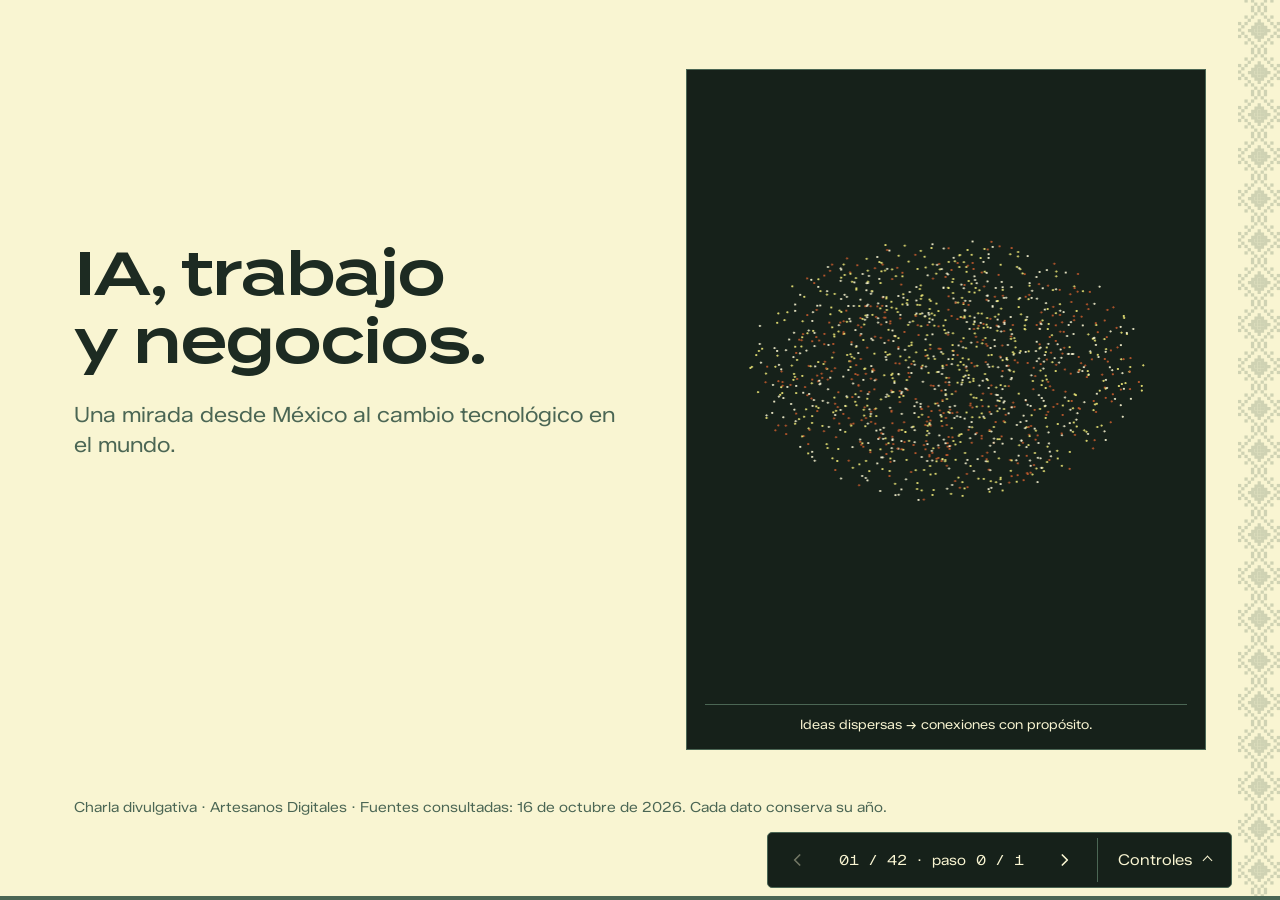
<file: index.html>
<!doctype html>
<html lang="es-MX">
<head>
<meta charset="utf-8">
<meta name="viewport" content="width=device-width, initial-scale=1">
<title>IA, trabajo y negocios · Una mirada desde México</title>
<link rel="icon" href="marca/brand/isotipo.svg">
<link rel="stylesheet" href="css/estilo.css">
<link rel="stylesheet" href="css/movimiento.css">
<link rel="stylesheet" href="css/escenas.css">
</head>
<body>
<div class="greca" aria-hidden="true"></div>
<main class="deck">
<section class="s crema" data-lienzo="crema" data-escena="titulo" id="inicio">
  <div class="escena-layout">
    <div><h1>IA, trabajo<br>y negocios.</h1><p class="sub">Una mirada desde México al cambio tecnológico en el mundo.</p><blockquote class="fragment" data-estado="1">«Hay décadas en las que no pasa nada, y semanas en las que pasan décadas».</blockquote></div>
    <div class="escena-panel" data-scene-host><canvas class="escena-lienzo" aria-label="Partículas que forman una red de conexiones"></canvas><p class="escena-respaldo">De puntos aislados a una red: una metáfora visual del conocimiento conectado.</p></div>
  </div>
  <p class="fuente">Charla divulgativa · Artesanos Digitales · Fuentes consultadas: 16 de octubre de 2026. Cada dato conserva su año.</p>
  <aside class="notes">Abrir con la pregunta: ¿qué ha cambiado en su trabajo este año? Primer clic: completar la frase mientras se forma la red. La imagen no es una medición de inteligencia. Presentar el propósito: entender la tecnología, la evidencia y sus límites, sin vender una solución.</aside>
</section>
<section class="s verde" data-lienzo="verde">
  <h2>Dos oficios.<br>Una conversación.</h2>
  <div class="personas">
    <img class="retrato" src="marca/hendrik.png" alt="Hendrik Martina">
    <div><p class="rol">Maestro del telar</p><h3>Hendrik Martina</h3><p>Ingeniero de plataforma e infraestructura de IA.</p></div>
    <div><p class="rol">Maestro alfarero</p><h3>Jesús Lerma</h3><p>Artesanos Digitales.</p></div>
  </div>
  <p class="takeaway">Hoy venimos a entender el cambio, no a presentar un catálogo de servicios.</p>
</section>
<section class="s profundo" data-lienzo="profundo" data-logo="1">
  <h2>La tecnología también<br>se aprende en comunidad.</h2>
  <canvas class="lienzo" id="lienzo" role="img" aria-label="Logo animado de Artesanos Digitales"></canvas>
  <p class="sub">Preguntar, experimentar y compartir lo que sí podemos comprobar.</p>
</section>
<section class="s verde" data-lienzo="verde" data-escena="telar" id="pieza">
  <h2>De piezas sueltas<br>a un sistema que tiene sentido.</h2>
  <div class="escena-layout">
    <div><p class="lead">Un modelo no trabaja solo.</p><p class="fragment" data-estado="1">Los datos, las herramientas y las personas tienen que conectarse.</p><p class="fragment" data-estado="2">La forma puede cambiar. Los criterios de calidad no desaparecen.</p></div>
    <div class="escena-panel" data-scene-host><canvas class="escena-lienzo" aria-label="Jarrón de Artesanos construido con piezas tridimensionales que se entretejen"></canvas><p class="escena-respaldo">Jarrón → piezas → tejido. Metáfora del trabajo conjunto, no un diagrama técnico de un modelo.</p></div>
  </div>
  <aside class="notes">Usar el jarrón de la landing como puente, no como anuncio. Avanzar dos veces para desarmar y entretejer. Aclarar que instalar una aplicación no equivale a integrar un proceso. La forma representa colaboración y organización, no redes neuronales reales.</aside>
</section>
<section class="s amarillo" data-lienzo="crema">
  <h2>¿Una quinta<br>revolución industrial?</h2>
  <p class="lead">Antes ampliamos la fuerza física.<br>Ahora automatizamos partes del trabajo intelectual.</p>
  <p class="sub">Es la hipótesis de la conferencia: herramientas que participan en lo que construimos y descubrimos. No significa que desaparezcan la invención ni la responsabilidad humanas.</p>
  <p class="fuente">Marco interpretativo del ponente; no es una clasificación histórica universal ni la definición institucional de Industria 5.0.</p>
</section>
<section class="s profundo" data-lienzo="profundo" data-escena="revoluciones" id="revoluciones">
  <h2>Del músculo<br>al trabajo cognitivo.</h2>
  <div class="escena-layout">
    <div><ol class="historia">
      <li class="fragment" data-estado="1"><strong>Vapor.</strong> Mecanizar trabajo físico.</li>
      <li class="fragment" data-estado="2"><strong>Electricidad.</strong> Producir a otra escala.</li>
      <li class="fragment" data-estado="3"><strong>Computación.</strong> Automatizar instrucciones.</li>
      <li class="fragment" data-estado="4"><strong>Conexión digital.</strong> Coordinar sistemas.</li>
      <li class="fragment" data-estado="5"><strong>Agentes.</strong> Ejecutar objetivos acotados.</li>
    </ol><p class="fragment conclusion" data-estado="6">¿Escalones o cambio continuo? La rampa es una hipótesis, no un pronóstico.</p></div>
    <div class="escena-panel" data-scene-host><canvas class="escena-lienzo" aria-label="Escalera de transformaciones industriales y rampa hipotética"></canvas><p class="escena-respaldo">Vapor → electricidad → computación → conexión digital → agentes. El quinto escalón es el marco propuesto en esta charla.</p></div>
  </div>
  <p class="fuente">Esquema narrativo adaptado de la conferencia UTM, no una escala numérica de progreso. Las transformaciones se superponen.</p>
  <aside class="notes">Un clic por escalón; dejar que la cámara llegue antes del siguiente. No afirmar que toda la industria ya usa agentes. La Revolución Verde es una transformación agrícola distinta, no el quinto escalón de esta clasificación. La cámara final abre la discusión, no predice una aceleración infinita.</aside>
</section>
<section class="s crema" data-lienzo="crema" id="industria">
  <h2>“Industria 5.0”<br>también tiene otro significado.</h2>
  <p class="lead">Para la Comisión Europea, el centro está en las personas, la sostenibilidad y la resiliencia.</p>
  <div class="fila"><div class="fragment"><h3>Personas</h3><p>Bienestar, habilidades y capacidad de decidir.</p></div><div class="fragment"><h3>Sostenibilidad</h3><p>Recursos y límites ambientales, no solo eficiencia.</p></div><div class="fragment"><h3>Resiliencia</h3><p>Poder operar y adaptarse cuando hay interrupciones.</p></div></div>
  <p class="takeaway fragment">Nuestra hipótesis sobre agentes no sustituye esa definición institucional.</p>
  <p class="fuente"><a href="https://research-and-innovation.ec.europa.eu/research-area/industrial-research-and-innovation/industry-50_en" target="_blank" rel="noopener noreferrer">Comisión Europea · Industry 5.0</a>. Consulta: 16 oct 2026.</p>
  <aside class="notes">Esta aclaración evita presentar una opinión del ponente como consenso histórico. Preguntar: ¿qué sentido tendría aumentar producción si empeoran las condiciones de trabajo o la fragilidad del negocio?</aside>
</section>
<section class="s crema" data-lienzo="crema">
  <h2>Tres preguntas.<br>No una promesa.</h2>
  <ol class="steps"><li><strong>Capacidad</strong><span>¿Qué tareas puede resolver la IA y con qué errores?</span></li><li><strong>Adopción</strong><span>¿Quién la usa y quién todavía no puede aprovecharla?</span></li><li><strong>Resultados</strong><span>¿Mejora el trabajo cuando contamos revisión, costo y calidad?</span></li></ol>
  <p class="takeaway">Primero la evidencia. Después, la interpretación.</p>
</section>
<section class="s profundo ruido-slide" data-lienzo="profundo" id="ruido">
  <h2>¿Cómo separo<br>la señal del ruido?</h2>
  <div class="ruido" aria-label="Preguntas habituales, no titulares ni citas"><span>¿Todo cambió?</span><span>¿Es una burbuja?</span><span>¿Qué modelo uso?</span><span>¿Me va a reemplazar?</span><span>¿Quién verifica?</span><span>¿Cuánto cuesta?</span><span>¿Y mis datos?</span><span>¿Quién responde si falla?</span></div>
  <p class="lead fragment senal">Con una tarea concreta, una medida clara y una fuente que podamos revisar.</p>
  <aside class="notes">Dejar que aparezcan las preguntas. No leerlas todas. Un clic revela la idea principal y baja el protagonismo del ruido. Es una dramatización editorial, no titulares reales.</aside>
</section>
<section class="s crema" data-lienzo="crema">
  <h2>No toda automatización<br>es inteligencia artificial.</h2>
  <div class="fila"><div><img class="pieza" src="marca/elementos/boton.svg" alt=""><h3>Reglas</h3><p>“Si vence la factura, manda un recordatorio”. Sigue una instrucción fija.</p></div><div><img class="pieza" src="marca/brand/red-neuronal.svg" alt=""><h3>IA generativa</h3><p>Redacta, resume o interpreta contenido. Puede producir una respuesta convincente y equivocada.</p></div><div><img class="pieza" src="marca/elementos/automatizacion.svg" alt=""><h3>Agente</h3><p>Combina un modelo con herramientas para actuar y revisar resultados dentro de ciertos permisos.</p></div></div>
  <p class="takeaway">Un recordatorio no necesita un agente. La herramienta depende de la tarea.</p>
</section>
<section class="s verde" data-lienzo="verde" data-escena="agentes" id="agentes">
  <h2>De responder<br>a ejecutar pasos.</h2>
  <div class="escena-layout">
    <div><ol class="historia"><li class="fragment" data-estado="1"><strong>Percibir:</strong> consultar datos y resultados.</li><li class="fragment" data-estado="2"><strong>Razonar:</strong> proponer el siguiente paso.</li><li class="fragment" data-estado="3"><strong>Actuar:</strong> usar una herramienta permitida.</li><li class="fragment" data-estado="4"><strong>Verificar:</strong> decidir si sirve o debe detenerse.</li></ol><p class="conclusion">La persona define el objetivo y autoriza las acciones sensibles.</p></div>
    <div class="escena-panel" data-scene-host><canvas class="escena-lienzo" aria-label="Ciclo de un agente con herramientas y aprobación humana"></canvas><p class="escena-respaldo">Objetivo → observar → razonar → actuar con herramientas → verificar. Una persona conserva el control de permisos y resultados.</p></div>
  </div>
  <p class="fuente">Ciclo agéntico de la conferencia UTM. Esquema explicativo, no garantía de corrección ni autonomía.</p>
  <aside class="notes">Cada clic ilumina un paso. Ejemplo oral: preparar una cotización con catálogo vigente. Si falta un precio, detenerse y preguntar; no inventarlo. Enviar, pagar o borrar requieren autorización independiente.</aside>
</section>
<section class="s crema" data-lienzo="crema" id="caso">
  <h2>Una cotización,<br>paso por paso.</h2>
  <p class="contexto">Recorrido didáctico con datos ficticios; no es una ejecución en vivo ni un caso de cliente.</p>
  <ol class="steps"><li class="fragment"><strong>Encargo</strong><span>“Cotiza 12 sillas para el viernes”.</span></li><li class="fragment"><strong>Consulta</strong><span>El catálogo confirma 8 disponibles, no 12.</span></li><li class="fragment"><strong>Decisión</strong><span>La respuesta correcta es preguntar por las 4 faltantes, no prometer la entrega.</span></li><li class="fragment"><strong>Aprobación</strong><span>La persona confirma precio, plazo y envío del mensaje.</span></li></ol>
  <aside class="notes">Pedir al público que identifique dónde una respuesta fluida puede salir cara. No hay precio inventado: el punto es la verificación de existencias. Lo más valioso puede ser detectar que no se debe completar una tarea automáticamente.</aside>
</section>
<section class="s crema" data-lienzo="crema">
  <h2>La capacidad crece.<br>La autonomía no está garantizada.</h2>
  <p class="contexto">METR · duración humana de tareas al 50% de éxito · serie TH 1.1</p>
  <table><caption>Estimaciones en tareas de software, aprendizaje automático y ciberseguridad</caption><thead><tr><th>Modelo · lanzamiento</th><th>Horizonte estimado</th><th>Intervalo de confianza</th></tr></thead><tbody><tr><td>GPT-4 · 2023</td><td>4 min</td><td>2–8 min</td></tr><tr><td>Opus 4.5 · nov 2025</td><td>4.9 horas</td><td>2.7–10.4 horas</td></tr><tr><td>Opus 4.6 · feb 2026</td><td>12 horas</td><td>5.3–60.6 horas</td></tr></tbody></table>
  <p class="takeaway">No son horas trabajando sin fallar. No equivale a reemplazar una jornada laboral.</p>
  <p class="fuente"><a href="https://metr.org/time-horizons/" target="_blank" rel="noopener noreferrer">METR, TH 1.1</a> · última actualización: 8 sep 2026; página ya no mantenida. Estimaciones centrales superiores a 16 h: no fiables con esta batería. Intervalos muy amplios.</p>
</section>
<section class="s amarillo" data-lienzo="crema">
  <h2>Una buena calificación<br>no es un negocio funcionando.</h2>
  <div class="contraste"><div><h3>En una evaluación</h3><p>La tarea está delimitada.<br>El criterio de éxito está definido.<br>El entorno está preparado.</p></div><div><h3>En el trabajo</h3><p>Faltan datos y contexto.<br>Hay excepciones y clientes.<br>Alguien responde por los errores.</p></div></div>
  <p class="takeaway">Capacidad técnica ≠ adopción ≠ productividad ≠ utilidad.</p>
  <p class="fuente"><a href="https://metr.org/time-horizons/" target="_blank" rel="noopener noreferrer">METR: metodología y preguntas frecuentes</a>. Distinción retomada de la conferencia UTM.</p>
</section>
<section class="s verde" data-lienzo="verde" id="dominios">
  <h2>No es solo programación.<br>Tampoco son oficios resueltos.</h2>
  <p class="lead">Leer, comparar, redactar, calcular y proponer aparecen en muchos trabajos.</p>
  <div class="fila"><div class="fragment"><h3>Oficina y comercio</h3><p>Documentos, inventarios, cotizaciones y reportes.</p></div><div class="fragment"><h3>Áreas especializadas</h3><p>Derecho, finanzas, medicina y conocimiento experto.</p></div><div class="fragment"><h3>Investigación</h3><p>Matemáticas, ciencia y biología computacional.</p></div></div>
  <p class="takeaway fragment">Se repite el patrón de la UTM: una tarea evaluada no equivale a toda una profesión.</p>
  <aside class="notes">Estos son campos de aplicación, no afirmaciones de autonomía ni una clasificación por puntaje. La versión UTM separa nueve dominios porque sus evaluaciones miden cosas diferentes. Aquí los traducimos al negocio: qué salida produce una herramienta y quién puede validarla.</aside>
</section>
<section class="s crema" data-lienzo="crema" id="oficina">
  <h2>Oficina y proyectos:<br>terminar importa más que generar.</h2>
  <table><caption>Aplicaciones posibles, no resultados medidos</caption><thead><tr><th>Campo</th><th>Salida útil</th><th>Lo que no demuestra</th></tr></thead><tbody><tr><td>Oficina</td><td>Un reporte con datos rastreables</td><td>Que todos sus números sean correctos</td></tr><tr><td>Trabajo freelance</td><td>Un entregable que cumple requisitos</td><td>Que el cliente lo acepte sin cambios</td></tr><tr><td>Conocimiento experto</td><td>Una comparación de alternativas</td><td>Que conozca todo el contexto del negocio</td></tr></tbody></table>
  <p class="takeaway fragment">El criterio es el resultado aceptado, no la cantidad de texto o código.</p>
  <aside class="notes">Retoma oficina, freelance y conocimiento experto de los dominios UTM sin mezclar sus porcentajes. Preguntar qué significa terminado para el público: enviado, cobrado, sin errores, comprendido. No afirmar que una evaluación sustituya la revisión de un proyecto completo.</aside>
</section>
<section class="s crema" data-lienzo="crema" id="especialistas">
  <h2>En áreas sensibles,<br>la revisión cambia de nivel.</h2>
  <dl class="riesgos"><div class="fragment"><dt>Derecho</dt><dd>Una cita debe existir y aplicar a la jurisdicción y fecha del caso.</dd></div><div class="fragment"><dt>Finanzas</dt><dd>Un escenario necesita supuestos explícitos y cálculos comprobables; no garantiza un rendimiento.</dd></div><div class="fragment"><dt>Medicina</dt><dd>Un resumen puede ayudar; no sustituye una evaluación clínica ni autoriza compartir expedientes.</dd></div></dl>
  <p class="takeaway fragment">Cuanto mayor es la consecuencia del error, más fuerte debe ser la verificación.</p>
  <aside class="notes">Conservar la amplitud de la UTM sin sugerir que todos deben automatizar estas áreas. Las barreras no son solo capacidad del modelo: también permisos, responsabilidad profesional, privacidad y consecuencias.</aside>
</section>
<section class="s crema" data-lienzo="crema" id="ciencia">
  <h2>La ciencia ya ofrece<br>un ejemplo concreto.</h2>
  <p class="contexto">Nobel de Química 2024 · diseño y predicción de proteínas</p>
  <div class="contraste"><div class="fragment"><h3>David Baker</h3><p>Diseño computacional de proteínas: construir nuevas estructuras.</p></div><div class="fragment"><h3>Hassabis y Jumper</h3><p>Predicción de estructuras mediante IA: AlphaFold2.</p></div></div>
  <p class="takeaway fragment">Una predicción no es un tratamiento aprobado. El laboratorio y la validación siguen importando.</p>
  <p class="fuente"><a href="https://www.nobelprize.org/prizes/chemistry/2024/press-release/" target="_blank" rel="noopener noreferrer">Real Academia Sueca de Ciencias · Nobel de Química, 9 oct 2024</a>. Consulta: 16 oct 2026.</p>
  <aside class="notes">Es un caso documentado, no una promesa. Conecta ciencia y biología computacional de la UTM con investigación, materiales y productos. En matemáticas, una prueba debe verificarse; en ciencias experimentales, una hipótesis debe contrastarse. No confundir generar una idea con demostrarla.</aside>
</section>
<section class="s profundo" data-lienzo="profundo" data-escena="fuego" id="hipotesis">
  <h2>Energía, conexión<br>y nuevas herramientas.</h2>
  <div class="escena-layout">
    <div><p class="lead">El fuego transforma materiales.</p><p class="fragment" data-estado="1">Internet conecta información y personas.</p><p class="fragment" data-estado="2">Los agentes pueden participar en la construcción de nuevas herramientas.</p><p class="conclusion">La comparación abre una pregunta sobre la velocidad. No mide cuál es “más importante”.</p></div>
    <div class="escena-panel" data-scene-host><canvas class="escena-lienzo" aria-label="Partículas de fuego que se transforman en un globo conectado y órbitas de agentes"></canvas><p class="escena-respaldo">Fuego → globo conectado → agentes. Metáfora de la conferencia, no escala de impacto histórico.</p></div>
  </div>
  <p class="fuente">Hipótesis del ponente adaptada de la UTM: acelerar parte del trabajo cognitivo no prueba una transformación histórica superior.</p>
  <aside class="notes">La hipótesis aparece después de explicar capacidad y límites, no como una verdad demostrada en la apertura. Un clic transforma fuego en red; otro, en agentes. Admitir que la IA depende de electricidad, chips e internet: no existe separada de las tecnologías anteriores.</aside>
</section>
<section class="s amarillo tesis-slide" data-lienzo="crema">
  <h2>Lo que la evidencia<br>sí permite decir.</h2>
  <p class="lead fragment">Podemos delegar partes de tareas cada vez más complejas.</p>
  <p class="lead fragment">Todavía tenemos que comprobar el resultado y decidir dónde vale la pena hacerlo.</p>
  <aside class="notes">Pausa de cierre de bloque, como las láminas de tesis de UTM. No presentar una conclusión económica a partir de un benchmark. Puente: ahora cambiamos de capacidad técnica a adopción real.</aside>
</section>
<section class="s crema" data-lienzo="crema">
  <h2>El mundo empresarial<br>no son solo las grandes compañías.</h2>
  <div class="split"><img class="ilustracion" src="marca/elementos/tiendas.svg" alt=""><div><p class="lead">Las pymes representan alrededor del <strong>90% de los negocios</strong> y más de la mitad del empleo mundial.</p><p class="sub">Por eso importa quién puede acceder a financiamiento, habilidades y tecnología.</p></div></div>
  <p class="fuente"><a href="https://www.worldbank.org/ext/en/topic/competitiveness/small-and-medium-enterprises-smes-finance" target="_blank" rel="noopener noreferrer">Banco Mundial · SME Finance</a>. Estimación general, no un censo mundial de 2026. Las definiciones de pyme varían entre países.</p>
  <aside class="notes">Dato de contexto mundial aproximado: la definición de pyme no es uniforme. No multiplicar esta cifra por los resultados de un estudio de IA. Introducir las diferencias de tamaño y capacidad de inversión antes de mostrar adopción.</aside>
</section>
<section class="s crema" data-lienzo="crema">
  <h2>El uso empresarial de IA<br>sí está creciendo.</h2>
  <p class="contexto">Países de la OCDE con datos disponibles · empresas que reportan usar IA</p>
  <div class="barras"><div><div class="barra-etq"><span>2023</span><b>8.7%</b></div><div class="pista"><i style="--w:8.7%"></i></div></div><div><div class="barra-etq"><span>2024</span><b>14.2%</b></div><div class="pista"><i style="--w:14.2%"></i></div></div><div><div class="barra-etq"><span>2025</span><b>20.2%</b></div><div class="pista"><i style="--w:20.2%"></i></div></div></div>
  <p class="takeaway">La adopción se duplicó con creces. Eso no demuestra que se duplicaran las ganancias.</p>
  <p class="fuente"><a href="https://www.oecd.org/en/about/news/announcements/2026/01/ai-use-by-individuals-surges-across-the-oecd-as-adoption-by-firms-continues-to-expand.html" target="_blank" rel="noopener noreferrer">OCDE · comunicado de 28 ene 2026</a>. No es una tasa mundial ni de todas las microempresas. Escala de barras: 0–100%.</p>
  <aside class="notes">Tres clics, un año por vez. Mantener la escala de 0 a 100; no ampliar el eje para exagerar el cambio. Se mide uso reportado de IA, no ahorro, intensidad de uso o retorno. El año del comunicado es distinto al año de los datos.</aside>
</section>
<section class="s verde" data-lienzo="verde">
  <h2>Pero no todas<br>avanzan al mismo ritmo.</h2>
  <p class="contexto">OCDE · adopción de IA por tamaño empresarial · 2025</p>
  <div class="barras"><div><div class="barra-etq"><span>Empresas pequeñas</span><b>17.4%</b></div><div class="pista"><i style="--w:17.4%"></i></div></div><div><div class="barra-etq"><span>Empresas grandes</span><b>52.0%</b></div><div class="pista"><i style="--w:52%"></i></div></div></div>
  <p class="takeaway">Que una herramienta esté disponible no significa que todos puedan integrarla.</p>
  <p class="fuente"><a href="https://www.oecd.org/en/about/news/announcements/2026/01/ai-use-by-individuals-surges-across-the-oecd-as-adoption-by-firms-continues-to-expand.html" target="_blank" rel="noopener noreferrer">OCDE · 28 ene 2026</a>. Cobertura empresarial de la fuente, no extrapolable a todo México. Escala: 0–100%.</p>
  <aside class="notes">Dejar que aparezcan primero las pequeñas y después las grandes. La diferencia puede motivar preguntas sobre recursos, integración y habilidades, pero esta lámina por sí sola no identifica una causa. No aplicar 17.4% a todas las microempresas de México.</aside>
</section>
<section class="s amarillo" data-lienzo="crema">
  <h2>En México, hablar de negocios<br>es hablar de microempresas.</h2>
  <p class="contexto">INEGI · Censos Económicos 2024 · datos de 2023</p>
  <div class="split"><img class="ilustracion" src="marca/brand/canasta.svg" alt=""><div><p class="lead"><strong>95.4%</strong> de las unidades económicas son microempresas.</p><p class="sub">Ocupan al <strong>41.4%</strong> del personal del universo estudiado. Micro: de 0 a 10 personas.</p></div></div>
  <p class="fuente"><a href="https://www.inegi.org.mx/contenidos/saladeprensa/boletines/2025/ce/CE2024_def_RR.pdf#page=7" target="_blank" rel="noopener noreferrer">INEGI · resultados definitivos, p. 7</a>. Sector privado y empresas paraestatales: 5,468,180 unidades. No equivale a todo el empleo del país.</p>
  <aside class="notes">El dato es de la actividad de 2023, publicado en los Censos Económicos 2024. 95.4% cuenta unidades; 41.4% cuenta personal. El universo es privado y paraestatal, no todo el empleo nacional. Este es el centro del contexto mexicano, no una lámina sobre grandes tecnológicas.</aside>
</section>
<section class="s crema" data-lienzo="crema">
  <h2>Antes de la IA,<br>está la brecha digital.</h2>
  <p class="contexto">México · unidades económicas que usaron internet para sus actividades</p>
  <div class="barras"><div><div class="barra-etq"><span>2013</span><b>18.9%</b></div><div class="pista"><i style="--w:18.9%"></i></div></div><div><div class="barra-etq"><span>2018</span><b>20.7%</b></div><div class="pista"><i style="--w:20.7%"></i></div></div><div><div class="barra-etq"><span>2023</span><b>26.4%</b></div><div class="pista"><i style="--w:26.4%"></i></div></div></div>
  <p class="takeaway">No usar internet en el negocio no equivale a no tener señal o teléfono.</p>
  <p class="fuente"><a href="https://www.inegi.org.mx/contenidos/saladeprensa/boletines/2025/ce/CE2024_def_RR.pdf#page=16" target="_blank" rel="noopener noreferrer">INEGI · CE 2024, p. 16</a>. Universo censal privado y paraestatal. Uso para actividades del negocio, no disponibilidad de conexión. Escala: 0–100%.</p>
  <aside class="notes">Revelar cada año. Aclarar de inmediato que se mide uso de internet para actividades del negocio, no cobertura de red ni posesión de teléfono. La brecha digital no se resuelve necesariamente comprando IA.</aside>
</section>
<section class="s crema" data-lienzo="crema">
  <h2>Vender por internet<br>también depende del tamaño.</h2>
  <p class="contexto">México · unidades económicas que realizaron ventas por internet · 2023</p>
  <div class="barras"><div><div class="barra-etq"><span>Micro · 0–10 personas</span><b>4.4%</b></div><div class="pista"><i style="--w:4.4%"></i></div></div><div><div class="barra-etq"><span>Pymes · 11–250 personas</span><b>28.7%</b></div><div class="pista"><i style="--w:28.7%"></i></div></div><div><div class="barra-etq"><span>Grandes · más de 250</span><b>33.0%</b></div><div class="pista"><i style="--w:33%"></i></div></div></div>
  <p class="takeaway">Es porcentaje de negocios que venden en línea, no de sus ingresos.</p>
  <p class="fuente"><a href="https://www.inegi.org.mx/contenidos/saladeprensa/boletines/2025/ce/CE2024_def_RR.pdf#page=18" target="_blank" rel="noopener noreferrer">INEGI · CE 2024, p. 18</a>. Sector privado y empresas paraestatales. Escala: 0–100%.</p>
  <aside class="notes">Una barra por tamaño. Las pymes del censo se agrupan de 11 a 250 personas; no asumir la misma definición que OCDE. No son cuotas del comercio electrónico ni porcentajes de ventas monetarias.</aside>
</section>
<section class="s verde" data-lienzo="verde">
  <h2>El denominador<br>cambia la historia.</h2>
  <p class="lead">“¿Qué porcentaje usa IA?”<br>Primero: ¿porcentaje de quiénes?</p>
  <ul class="lista"><li>¿De todos los negocios o solo de quienes usan herramientas digitales?</li><li>¿Incluye microempresas o solo empresas de cierto tamaño?</li><li>¿Mide uso personal, una prueba o integración en la operación?</li></ul>
  <p class="takeaway">No pongamos el censo mexicano de 2023 y la OCDE de 2025 en una carrera sin revisar cobertura y método.</p>
  <aside class="notes">Invitar a detectar un porcentaje sin denominador en noticias. Una diferencia entre países puede ser, en parte, una diferencia en lo que se contó. Por eso esta presentación no inventa una carrera México contra OCDE.</aside>
</section>
<section class="s crema" data-lienzo="crema">
  <h2>Hay mejoras medidas.<br>No son universales.</h2>
  <p class="contexto">Asistencia con IA en atención al cliente · NBER, versión de 2023</p>
  <table><caption>Estudio con 5,179 agentes de soporte</caption><thead><tr><th>Grupo</th><th>Cambio en asuntos resueltos por hora</th></tr></thead><tbody><tr><td>Promedio del estudio</td><td>+14%</td></tr><tr><td>Personal novato y de menor habilidad</td><td>+34%</td></tr><tr><td>Personal más experimentado y hábil</td><td>Impacto mínimo</td></tr></tbody></table>
  <p class="takeaway">Un resultado en soporte no es una promesa de ahorro para cualquier empresa.</p>
  <p class="fuente"><a href="https://www.nber.org/papers/w31161" target="_blank" rel="noopener noreferrer">Brynjolfsson, Li y Raymond · NBER WP 31161</a>, revisión nov 2023. Cifras de esa versión, no de la publicación final de 2025. No mide utilidades.</p>
  <aside class="notes">Un clic por grupo. 14% es el promedio observado en una tarea y organización específicas. 34% corresponde a personal novato y de menor habilidad. No sumarlos ni extrapolarlos a ganancias. Es la versión del working paper revisada en noviembre de 2023.</aside>
</section>
<section class="s amarillo" data-lienzo="crema">
  <h2>Sentirse más rápido<br>no basta para demostrarlo.</h2>
  <div class="contraste"><div><h3>La advertencia de 2025</h3><p>En un experimento de METR, 16 desarrolladores tardaron 19% más con IA en 246 tareas de sus propios proyectos.</p></div><div><h3>La actualización de 2026</h3><p>METR advierte que ese resultado histórico ya no representa las herramientas actuales. El nuevo estudio tiene sesgos de selección y no permite estimar bien el efecto.</p></div></div>
  <p class="takeaway">La lección no es “la IA no sirve”. Es medir, actualizar la evidencia y reconocer lo que no sabemos.</p>
  <p class="fuente"><a href="https://metr.org/blog/2025-07-10-early-2025-ai-experienced-os-dev-study/" target="_blank" rel="noopener noreferrer">METR · 10 jul 2025</a> y <a href="https://metr.org/blog/2026-02-24-uplift-update/" target="_blank" rel="noopener noreferrer">actualización de 24 feb 2026</a>. Contexto específico de desarrollo de software; no promedio empresarial.</p>
  <aside class="notes">Contar primero el experimento y revelar después la actualización. No dejar al público con la conclusión de que las herramientas actuales necesariamente retrasan a todos. El cambio de evidencia y los problemas de selección son parte de la divulgación, no una debilidad que haya que ocultar.</aside>
</section>
<section class="s crema" data-lienzo="crema">
  <h2>Una tarea puede cambiar<br>sin que desaparezca el oficio.</h2>
  <div class="split"><img class="ilustracion" src="marca/brand/telar.svg" alt=""><div><p class="lead">Una cotización no es todo el trabajo de quien lleva un taller.</p><p class="sub">También escucha, inspecciona, negocia, coordina y responde cuando algo sale mal.</p></div></div>
  <p class="takeaway">Automatizar tareas no permite deducir cuántos empleos desaparecerán. También puede cambiar la distribución del trabajo.</p>
</section>
<section class="s crema" data-lienzo="crema">
  <h2>¿Dónde se puede notar?<br>En tareas concretas.</h2>
  <table><caption>Ejemplos didácticos, no casos de éxito ni promesas</caption><thead><tr><th>Negocio</th><th>Posible apoyo</th><th>Qué debe verificarse</th></tr></thead><tbody><tr><td>Tienda</td><td>Extraer pedidos de mensajes</td><td>Producto, cantidad, precio y existencias</td></tr><tr><td>Taller</td><td>Preparar una cotización</td><td>Materiales, mano de obra y plazo</td></tr><tr><td>Despacho</td><td>Clasificar documentos y resumirlos</td><td>Datos, omisiones y confidencialidad</td></tr></tbody></table>
  <p class="takeaway">El ejemplo explica una posibilidad. Solo una prueba puede decir si resulta útil.</p>
</section>
<section class="s verde" data-lienzo="verde">
  <h2>El costo no termina<br>en la suscripción.</h2>
  <ul class="lista"><li><strong>Preparación:</strong> ordenar datos, permisos y procesos.</li><li><strong>Operación:</strong> herramienta, integración y capacitación.</li><li><strong>Revisión:</strong> comprobar resultados y corregir errores.</li><li><strong>Dependencia:</strong> cambios de proveedor, precios y disponibilidad.</li></ul>
  <p class="takeaway">Importa el costo por tarea correctamente terminada, no solo lo rápido que aparece una respuesta.</p>
</section>
<section class="s crema" data-lienzo="crema" id="medir">
  <h2>La cuenta completa<br>de una tarea.</h2>
  <ol class="steps"><li class="fragment"><strong>Preparar</strong><span>Dar contexto, conseguir datos autorizados y definir qué cuenta como correcto.</span></li><li class="fragment"><strong>Ejecutar</strong><span>Incluir intentos fallidos, herramientas y tiempo de espera.</span></li><li class="fragment"><strong>Revisar</strong><span>Contar correcciones y errores que aparecen después.</span></li><li class="fragment"><strong>Aceptar</strong><span>Dividir el costo total entre las tareas aceptadas, no entre todos los intentos.</span></li></ol>
  <p class="fuente">Criterio de evaluación propuesto en la conferencia UTM. Si ninguna tarea se acepta, no inventar un costo unitario.</p>
  <aside class="notes">Una respuesta inmediata puede costar mucho tiempo de revisión. Medir de inicio a aceptación, no solo generación. Comparar tareas de dificultad semejante con y sin IA. Separar dinero gastado de horas humanas, y mostrar la muestra y su variabilidad.</aside>
</section>
<section class="s profundo" data-lienzo="profundo" id="contraargumentos">
  <h2>Contraargumentos.<br>Los que pueden cambiar la conclusión.</h2>
  <ol class="historia"><li class="fragment">Las tareas reales son más desordenadas que las evaluaciones.</li><li class="fragment">Adoptar una herramienta no demuestra un beneficio económico.</li><li class="fragment">Datos, capacitación e integración pueden convertirse en el cuello de botella.</li><li class="fragment">Infraestructura, dependencia y poder de mercado también importan.</li></ol>
  <p class="takeaway fragment">No son un pie de página: pueden volver inviable una aplicación.</p>
  <aside class="notes">Cambiar de tono y dar espacio a la objeción. Como en la UTM, estos argumentos deben poder debilitar la hipótesis. Pedir un ejemplo donde revisar sea más costoso que hacer la tarea directamente.</aside>
</section>
<section class="s crema" data-lienzo="crema" id="infraestructura">
  <h2>La nube<br>también ocupa un lugar.</h2>
  <div class="fila"><div class="fragment"><img class="pieza" src="marca/elementos/infraestructura.svg" alt=""><h3>Electricidad y chips</h3><p>El servicio depende de infraestructura física y capacidad disponible.</p></div><div class="fragment"><img class="pieza" src="marca/brand/jarron-humo.svg" alt=""><h3>Enfriamiento</h3><p>El impacto del agua y la energía depende del diseño, el clima y la ubicación.</p></div><div class="fragment"><img class="pieza" src="marca/elementos/red.svg" alt=""><h3>Dependencia</h3><p>Acceso, costos y condiciones pueden cambiar por decisiones de proveedores y gobiernos.</p></div></div>
  <p class="takeaway fragment">No hay una cifra universal de consumo por pregunta que describa todos los sistemas.</p>
  <p class="fuente">Contexto: <a href="https://www.iea.org/reports/energy-and-ai/energy-demand-from-ai" target="_blank" rel="noopener noreferrer">IEA · Energy and AI (2025)</a>. Sin extrapolar consumo total de centros de datos a cada consulta.</p>
  <aside class="notes">Recupera límites físicos y geopolíticos de la UTM sin trasladar comparaciones de golf, agua o proyecciones entre años y universos distintos. Para un negocio, discutir continuidad operativa, salida de proveedor y tratamiento de los datos. No minimizar impactos locales porque otra actividad consuma más.</aside>
</section>
<section class="s crema" data-lienzo="crema">
  <h2>Los límites también<br>son parte de la explicación.</h2>
  <dl class="riesgos"><div><dt>Información falsa</dt><dd>Revisar cifras, citas y condiciones contra documentos originales.</dd></div><div><dt>Datos personales</dt><dd>No subir expedientes, identificaciones o datos de clientes sin autorización y protección adecuadas.</dd></div><div><dt>Acciones con consecuencias</dt><dd>Exigir aprobación para pagos, envíos, descuentos o borrado de registros.</dd></div><div><dt>Pérdida de criterio</dt><dd>Poder explicar por qué se acepta una respuesta; no confiar solo en cómo suena.</dd></div></dl>
</section>
<section class="s amarillo" data-lienzo="crema">
  <h2>Cómo aprender<br>sin comprar la promesa.</h2>
  <ol class="steps"><li><strong>Elegir una tarea</strong><span>Pequeña, repetible y con un resultado que se pueda revisar.</span></li><li><strong>Comparar</strong><span>Casos equivalentes con y sin IA; contar tiempo total, errores y correcciones.</span></li><li><strong>Decidir con evidencia</strong><span>Continuar, cambiar el método o dejar de usarla si no ayuda.</span></li></ol>
  <p class="takeaway">Una prueba pequeña orienta; no demuestra por sí sola un retorno para toda la empresa.</p>
</section>
<section class="s verde" data-lienzo="verde" id="aprender">
  <h2>Aprender con IA<br>no es pedir la respuesta y copiarla.</h2>
  <ol class="steps"><li class="fragment"><strong>Antes</strong><span>Intentar resolver el problema y explicar qué falta entender.</span></li><li class="fragment"><strong>Durante</strong><span>Pedir pistas, ejemplos y un argumento en contra de la primera respuesta.</span></li><li class="fragment"><strong>Después</strong><span>Resolver un caso nuevo sin asistencia y explicar el procedimiento.</span></li></ol>
  <p class="takeaway fragment">Optimizar el trabajo y mejorar la forma de aprender son responsabilidades distintas.</p>
  <aside class="notes">Reafirma el cierre para estudiantes y trabajadores de la UTM. El método propuesto no es un resultado experimental de esta charla. Una respuesta correcta que no puedes explicar no demuestra que aprendiste.</aside>
</section>
<section class="s profundo" data-lienzo="profundo">
  <h2>Que nos ayude a pensar.<br>No a dejar de pensar.</h2>
  <p class="lead">Pedir explicaciones, buscar contraejemplos, contrastar fuentes y practicar sin asistencia.</p>
  <p class="sub">La responsabilidad es compartida: quienes dirigen deben dar condiciones para aprender; quienes usan la herramienta deben verificar y conservar su criterio.</p>
  <p class="takeaway">Ni fe ciega ni rechazo automático. Curiosidad con evidencia.</p>
</section>
<section class="s crema" data-lienzo="crema">
  <h2>Fuentes para seguir<br>la conversación.</h2>
  <ul class="fuentes-lista"><li><a href="https://metr.org/time-horizons/" target="_blank" rel="noopener noreferrer">METR · capacidades y límites de los agentes</a><span>TH 1.1; corte de septiembre de 2026.</span></li><li><a href="https://www.inegi.org.mx/contenidos/saladeprensa/boletines/2025/ce/CE2024_def_RR.pdf" target="_blank" rel="noopener noreferrer">INEGI · Censos Económicos 2024</a><span>Resultados definitivos; actividad económica de 2023.</span></li><li><a href="https://www.oecd.org/en/about/news/announcements/2026/01/ai-use-by-individuals-surges-across-the-oecd-as-adoption-by-firms-continues-to-expand.html" target="_blank" rel="noopener noreferrer">OCDE · adopción de IA en empresas</a><span>Datos 2023–2025; comunicado de enero de 2026.</span></li><li><a href="https://www.worldbank.org/ext/en/topic/competitiveness/small-and-medium-enterprises-smes-finance" target="_blank" rel="noopener noreferrer">Banco Mundial · pequeñas y medianas empresas</a><span>Contexto mundial; definiciones variables entre países.</span></li><li><a href="https://www.nber.org/papers/w31161" target="_blank" rel="noopener noreferrer">NBER · Generative AI at Work</a><span>WP 31161, revisión de noviembre de 2023.</span></li></ul>
  <p class="fuente">Referencias, denominadores y límites completos en <a href="fuentes.md" target="_blank" rel="noopener noreferrer">fuentes.md</a>. La charla adapta la conferencia UTM, no sus cifras sin verificación.</p>
</section>
<section class="s verde" data-lienzo="verde" id="preguntas">
  <h2>¿Qué cambia<br>en su oficio?</h2>
  <p class="lead">¿Qué tarea probarían?<br>¿Qué error no aceptarían?<br>¿Qué evidencia les haría cambiar de opinión?</p>
  <p class="sub">Preguntas y conversación, a mano alzada.</p>
  <div class="banda" aria-hidden="true"><img src="marca/elementos/tiendas.svg" alt=""><img src="marca/brand/telar.svg" alt=""><img src="marca/brand/jarron-humo.svg" alt=""><img src="marca/brand/red-tejida.svg" alt=""></div>
</section>
<section class="s crema" data-lienzo="crema" data-escena="cierre" id="gracias">
  <div class="escena-layout"><div><span class="marca isotipo" aria-hidden="true"></span><h1>Gracias.</h1><p class="sub">Hendrik Martina · Jesús Lerma</p><p class="lead fragment" data-estado="1">Entender el cambio.<br>Conservar el criterio.</p><span class="marca logo-h" role="img" aria-label="Artesanos Digitales"></span></div><div class="escena-panel" data-scene-host><canvas class="escena-lienzo" aria-label="Una red de conocimiento se reconstruye"></canvas><p class="escena-respaldo">Compartir conocimiento y verificar juntos. Artesanos Digitales.</p></div></div>
  <aside class="notes">Última diapositiva. Agradecer sin cerrar con una oferta comercial. El público debe llevarse una pregunta comprobable, no una promesa de transformación automática.</aside>
</section>
</main>
<p class="nav" aria-live="polite"></p>
<script src="vendor/three.min.js"></script>
<script src="js/logo.js"></script>
<script src="js/escenas.js"></script>
<script src="js/deck.js"></script>
</body>
</html>
</file>
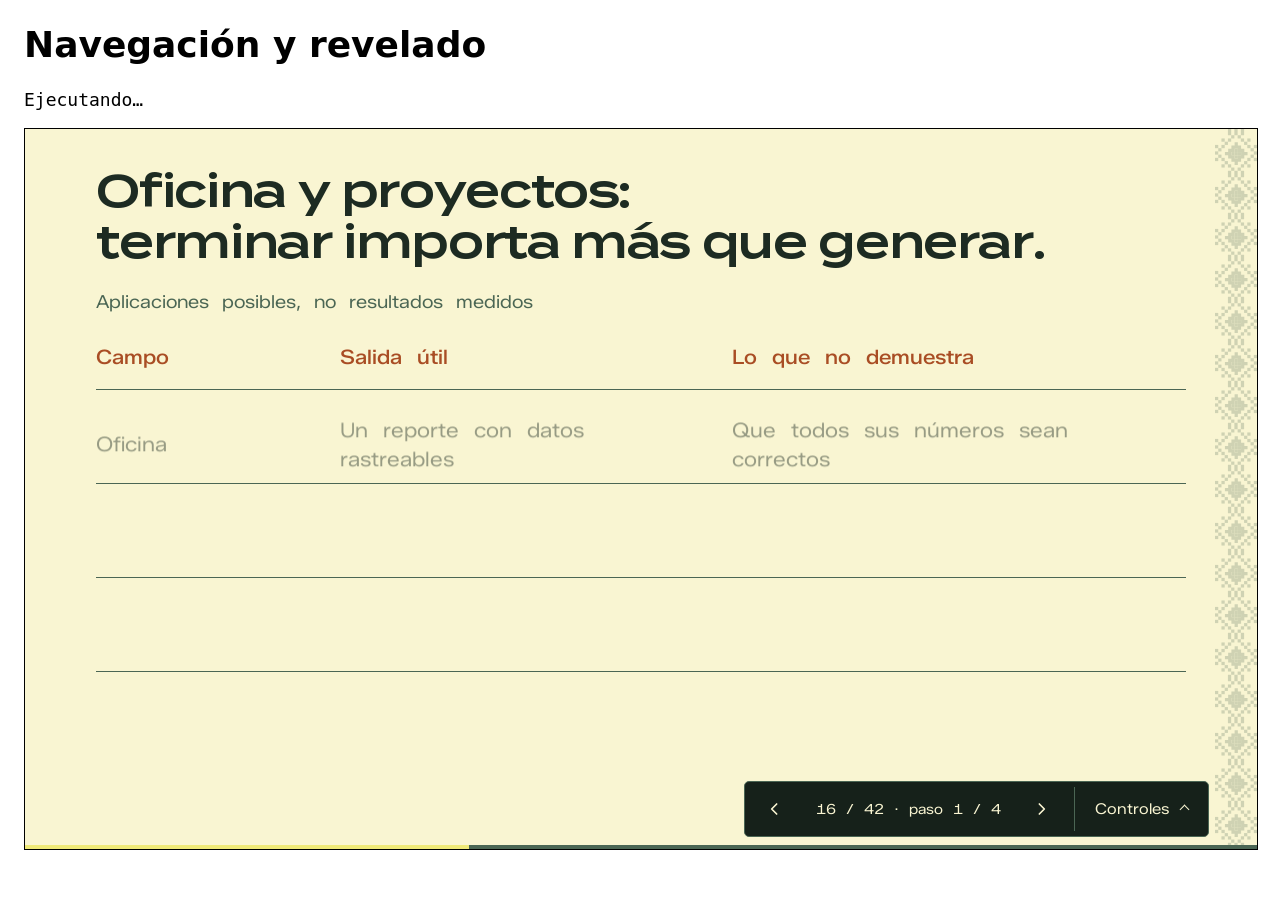
<file: tests/navegacion.html>
<!doctype html>
<html lang="es">
<meta charset="utf-8">
<title>Comprobación de navegación</title>
<style>body{font:18px system-ui;margin:24px}iframe{width:1280px;height:720px;border:1px solid;max-width:100%}pre{white-space:pre-wrap}</style>
<h1>Navegación y revelado</h1>
<pre id="resultado" role="status">Ejecutando…</pre>
<iframe src="../index.html#1" title="Presentación bajo prueba"></iframe>
<script>
const frame = document.querySelector('iframe');
frame.addEventListener('load', async () => {
  const result = document.querySelector('#resultado');
  const win = frame.contentWindow;
  const doc = frame.contentDocument;
  const slides = [...doc.querySelectorAll('.deck > .s')];
  const active = () => doc.querySelector('.s.on');
  const visible = () => [...active().querySelectorAll('.fragment.visible')];
  const tick = () => new Promise(resolve => win.requestAnimationFrame(() => win.requestAnimationFrame(resolve)));
  const key = async value => { doc.body.dispatchEvent(new win.KeyboardEvent('keydown', {key:value, bubbles:true})); await tick(); };
  const passed = [];
  const check = (condition, message) => { if (!condition) throw Error(message); passed.push(message); };
  try {
    await doc.fonts.ready;
    await key('Home');
    const first = active();
    await key('ArrowLeft');
    check(active() === first, 'Retroceder al inicio conserva la primera lámina');
    await key('ArrowRight');
    check(active() === first && visible().length === 1, 'Avanzar revela un fragmento antes de cambiar de lámina');
    await key('q');
    check(active().id === 'preguntas', 'Q abre la conversación');
    await key('q');
    check(active() === first && visible().length === 1, 'Q vuelve al punto exacto, incluido el fragmento');
    await key('ArrowLeft');
    check(active() === first && visible().length === 0, 'Retroceder oculta el último fragmento');
    const agentSlide = doc.querySelector('#agentes');
    win.location.hash = String(slides.indexOf(agentSlide) + 1);
    await new Promise(resolve => win.addEventListener('hashchange', resolve, {once:true}));
    await tick();
    const fragments = [...agentSlide.querySelectorAll('.fragment')];
    for (let n = 1; n <= fragments.length; n++) {
      await key('ArrowRight');
      check(active() === agentSlide && visible().length === n, `Paso ${n} del agente se revela sin saltarse la lámina`);
    }
    await key('ArrowRight');
    check(active() === slides[slides.indexOf(agentSlide) + 1], 'Después del último fragmento avanza a la siguiente lámina');
    await key('ArrowLeft');
    check(active() === agentSlide && visible().length === fragments.length, 'Volver desde la siguiente lámina conserva todos los pasos');
    const office = doc.querySelector('#oficina');
    win.location.hash = String(slides.indexOf(office) + 1);
    await new Promise(resolve => win.addEventListener('hashchange', resolve, {once:true}));
    await tick();
    await key('ArrowRight');
    check(office.querySelector('tbody tr').classList.contains('visible') && !office.querySelector('.takeaway').classList.contains('visible'), 'La tabla se revela antes de su conclusión, aunque esta tenga un fragmento explícito');
    await key('End');
    for (let n = 0; n <= active().querySelectorAll('.fragment').length; n++) await key('ArrowRight');
    check(active() === slides.at(-1), 'Avanzar al final no sale de la última lámina');
    check(doc.querySelectorAll('.s.on').length === 1, 'Solo hay una lámina activa después de la secuencia');
    result.textContent = `PASS · ${passed.length} comprobaciones\n` + passed.join('\n');
  } catch (error) { result.textContent = `FAIL · ${error.message}\n` + passed.join('\n'); }
});
</script>
</html>
</file>
<file: css/estilo.css>
@font-face{font-family:Termina;font-weight:500;font-display:swap;src:url(../marca/fonts/termina-medium.woff2) format('woff2')}
@font-face{font-family:Termina;font-weight:600;font-display:swap;src:url(../marca/fonts/termina-demi.woff2) format('woff2')}
@font-face{font-family:Zalando;font-weight:400;font-display:swap;src:url(../marca/fonts/zalando-regular.woff2) format('woff2')}
@font-face{font-family:Zalando;font-weight:500;font-display:swap;src:url(../marca/fonts/zalando-medium.woff2) format('woff2')}
@font-face{font-family:Pixeleum;font-display:swap;src:url(../marca/fonts/pixeleum.woff2) format('woff2')}
:root{--verde:#1d2b22;--verde-profundo:#16211a;--crema:#f9f5d2;--amarillo:#efe978;--terracota:#c45b2d;--terracota-oscuro:#a94d24;--salvia:#4b6654;--oliva:#ccc665;--display:Termina,ui-sans-serif,system-ui,sans-serif;--body:Zalando,ui-sans-serif,system-ui,sans-serif;--pixel:Pixeleum,ui-monospace,monospace}
*{box-sizing:border-box}
html,body{margin:0;height:100%;background:var(--verde-profundo);color:var(--verde);font-family:var(--body)}
body{overflow:hidden}
::selection{background:var(--amarillo);color:var(--verde-profundo)}
a{color:inherit;text-underline-offset:.2em;text-decoration-thickness:1px}
a:hover{text-decoration-thickness:3px}
a:focus-visible{outline:3px solid currentColor;outline-offset:5px}
.greca{position:fixed;top:0;right:0;width:42px;height:100%;z-index:2;pointer-events:none;opacity:.24;background:var(--salvia);mask:url(../marca/brand/greca.svg) center / 42px 42px repeat-y}
body[data-lienzo="verde"] .greca,body[data-lienzo="profundo"] .greca{background:var(--amarillo)}
.s{display:none;position:relative;height:100dvh;padding:clamp(24px,5vh,64px) clamp(32px,5.8vw,96px) clamp(72px,10vh,108px);overflow:auto;scrollbar-color:var(--salvia) var(--crema);--accent:var(--terracota-oscuro);--muted:var(--salvia)}
.s.on{display:flex;flex-direction:column}
.s.verde{background:var(--verde);color:var(--crema)}
.s.profundo{background:var(--verde-profundo);color:var(--crema)}
.s.verde,.s.profundo{--accent:var(--amarillo);--muted:var(--crema)}
.s.crema{background:var(--crema);color:var(--verde)}
.s.amarillo{background:var(--amarillo);color:var(--verde);--muted:var(--verde);--accent:var(--verde)}
h1,h2,h3{font-family:var(--display);font-weight:600;letter-spacing:-.03em;line-height:1.12;margin:0;text-wrap:balance}
h1{font-size:clamp(48px,6vw,96px)}
h2{font-size:clamp(34px,3.7vw,62px);max-width:30ch}
h3{font-size:clamp(22px,1.9vw,32px);margin:18px 0 14px}
p,li,dd,td,th{font-size:clamp(20px,1.65vw,28px);line-height:1.4;margin:0}
strong{font-weight:500}
.sub{margin-top:24px;max-width:66ch;color:var(--muted)}
.lead{font-size:clamp(25px,2.25vw,38px);line-height:1.4;margin-top:34px;max-width:62ch}
blockquote{font-size:clamp(24px,2.2vw,36px);line-height:1.4;max-width:48ch;margin:42px 0 0;padding-top:24px;border-top:1px solid var(--salvia)}
.contexto{margin-top:22px;color:var(--muted)}
.takeaway{margin-top:auto;padding-top:24px;max-width:72ch;color:var(--accent);font-weight:500}
.fuente{position:absolute;left:clamp(32px,5.8vw,96px);right:clamp(90px,10vw,180px);bottom:20px;font-size:clamp(14px,1vw,18px);line-height:1.4;color:var(--muted)}
.fila{display:flex;gap:40px;margin-top:34px}
.fila>div{flex:1;min-width:0}
.pieza{width:84px;height:84px;object-fit:contain}
.split{display:grid;grid-template-columns:240px 1fr;gap:56px;align-items:center;margin-top:34px}
.split .lead{margin-top:0}
.ilustracion{width:100%;height:240px;object-fit:contain}
.contraste{display:grid;grid-template-columns:1fr 1fr;gap:60px;margin-top:30px}
.contraste>div{border-top:1px solid currentColor;padding-top:10px}
.personas{display:grid;grid-template-columns:240px 1fr 1fr;gap:40px;align-items:center;margin-top:34px}
.retrato{width:240px;height:270px;object-fit:cover;object-position:center 28%;border-radius:8px}
.rol{font-family:var(--pixel);color:var(--amarillo);letter-spacing:.08em;font-size:18px}
.lienzo{flex:1;width:100%;min-height:0;margin-top:16px}
.banda{display:flex;gap:48px;align-items:center;margin-top:auto;padding-top:24px}
.banda img{width:88px;height:88px;object-fit:contain}
.barras{display:flex;flex-direction:column;gap:24px;margin-top:30px;max-width:1200px}
.barra-etq{display:flex;justify-content:space-between;gap:20px;font-size:clamp(22px,1.8vw,30px);font-variant-numeric:tabular-nums}
.pista{height:28px;background:color-mix(in srgb,currentColor 12%,transparent);margin-top:8px;border-radius:2px;overflow:hidden}
.pista i{display:block;height:100%;width:var(--w);background:var(--accent)}
table{width:100%;border-collapse:collapse;margin-top:24px;font-variant-numeric:tabular-nums}
caption{text-align:left;font-size:18px;color:var(--muted);padding-bottom:12px}
th,td{text-align:left;padding:18px 20px 18px 0;border-bottom:1px solid var(--salvia)}
th{font-size:20px;color:var(--accent);font-weight:500}
.steps{list-style:none;counter-reset:steps;padding:0;margin:36px 0 0}
.steps li{display:grid;grid-template-columns:42px 260px 1fr;gap:20px;align-items:baseline;padding:18px 0;border-top:1px solid var(--salvia);counter-increment:steps}
.steps li:before{content:counter(steps);font-family:var(--pixel);color:var(--accent)}
.steps strong{font-family:var(--display);font-size:22px}
.flow{display:flex;padding:0;margin:36px 0 0;list-style:none;counter-reset:flow;gap:24px}
.flow li{flex:1;border-top:1px solid currentColor;padding-top:16px;counter-increment:flow}
.flow li:before{content:counter(flow) '. ';color:var(--accent)}
.lista{margin:30px 0 0;padding-left:28px;max-width:72ch}
.lista li{padding:12px 0}
.riesgos{margin:30px 0 0}
.riesgos>div{display:grid;grid-template-columns:300px 1fr;gap:28px;border-top:1px solid var(--salvia);padding:20px 0}
dt{font-family:var(--display);font-size:23px;color:var(--accent)}
.fuentes-lista{list-style:none;padding:0;margin:24px 0 0;display:grid;gap:18px}
.fuentes-lista li{font-size:24px}
.fuentes-lista span{display:block;font-size:19px;color:var(--muted);margin-top:3px}
.marca{display:block;flex:none;background:currentColor;mask:var(--m) center / contain no-repeat}
.logo-h{width:min(520px,70vw);height:110px;--m:url(../marca/brand/logo-horizontal.svg);margin-top:auto}
.isotipo{width:60px;height:68px;--m:url(../marca/brand/isotipo.svg);margin-bottom:24px}
.nav{position:fixed;right:48px;bottom:18px;z-index:3;font-family:var(--pixel);font-size:16px;color:var(--salvia)}
body[data-lienzo="verde"] .nav,body[data-lienzo="profundo"] .nav{color:var(--amarillo)}
.historia{list-style:none;margin:24px 0 0;padding:0}
.historia li{padding:10px 0;border-top:1px solid color-mix(in srgb,currentColor 28%,transparent)}
.historia strong{color:var(--accent)}
.conclusion{margin-top:20px;color:var(--accent);font-size:clamp(18px,1.45vw,24px)}
.notes{display:none}
.ruido{display:grid;grid-template-columns:1fr 1fr;gap:18px 36px;margin-top:32px;max-width:1000px}
.ruido span{font-size:clamp(22px,2.2vw,36px);color:var(--crema);transition:opacity .4s}
.s.on .ruido span{animation:pregunta .6s both;animation-delay:calc(var(--n,0)*.35s)}
.ruido span:nth-child(2){--n:1}.ruido span:nth-child(3){--n:2}.ruido span:nth-child(4){--n:3}.ruido span:nth-child(5){--n:4}.ruido span:nth-child(6){--n:5}.ruido span:nth-child(7){--n:6}.ruido span:nth-child(8){--n:7}
.ruido-slide:has(.senal.visible) .ruido span{animation:none;opacity:.35}
.senal{color:var(--amarillo);max-width:45ch}
.tesis-slide .lead{font-size:clamp(28px,3vw,48px);max-width:40ch}
#inicio .escena-layout,#gracias .escena-layout{flex:1;align-items:center}
#inicio h1{font-size:clamp(42px,4.8vw,78px)}
#inicio blockquote{font-size:clamp(22px,1.9vw,30px);margin-top:28px}
#gracias .logo-h{width:min(360px,100%);margin-top:28px;height:76px}
@keyframes pregunta{from{opacity:0;transform:translateY(12px)}to{opacity:1;transform:none}}
@media(prefers-reduced-motion:reduce){.s.on .ruido span{animation:none;transition:none}}
@media(max-width:900px){
  .s{padding:28px 44px 64px;height:100dvh}
  h1{font-size:52px}h2{font-size:34px}
  p,li,td,dd{font-size:20px}
  .fila,.contraste{gap:24px}
  .personas{grid-template-columns:150px 1fr 1fr;gap:20px}.retrato{width:150px;height:200px}
  .split{grid-template-columns:140px 1fr;gap:24px}.ilustracion{height:160px}
  .fuente{position:static;margin-top:26px;font-size:14px;flex-shrink:0}
  .takeaway{margin-top:26px}
  .steps li{grid-template-columns:28px 180px 1fr;gap:12px}
  .steps strong{font-size:18px}.riesgos>div{grid-template-columns:210px 1fr}
  .lienzo{min-height:240px}.barras{gap:18px}.greca{width:24px}
}
@media(max-width:600px){
  .s{padding:24px 32px 72px}.fila{flex-direction:column}
  h1{font-size:42px}h2{font-size:30px}h3{font-size:23px}
  .personas,.split,.contraste{grid-template-columns:1fr;gap:24px}
  .retrato{width:160px;height:180px}.ilustracion{width:130px;height:130px}
  .lead{font-size:24px}.flow{flex-direction:column;gap:12px}
  .steps li{grid-template-columns:24px 1fr}.steps span{grid-column:2}
  .riesgos>div{grid-template-columns:1fr;gap:12px}
  table{table-layout:fixed}th,td{font-size:15px;padding:12px 8px 12px 0;overflow-wrap:anywhere}th{font-size:14px}
  caption{font-size:15px}.banda{gap:20px;flex-wrap:wrap}.banda img{width:52px;height:52px}
  .fuentes-lista li{font-size:20px}.fuentes-lista span{font-size:17px}
  .ruido{grid-template-columns:1fr;gap:10px}
  .nav{right:32px}.logo-h{margin-top:36px}
}
@media print{
  body{overflow:visible;background:var(--crema)}
  .s,.s.on{display:flex;height:auto;min-height:100vh;break-after:page;overflow:visible}
  .nav,.greca{display:none}.fuente{position:static;margin-top:24px}
}
</file>
<file: css/movimiento.css>
/* La interfaz acompaña la charla; las cifras siempre terminan en un plano real. */
[hidden]{display:none!important}
.notes{display:none!important}
.deck-ready .s{padding-bottom:150px;touch-action:pan-y}
.deck-ready .s:not(:has(.fuente)){padding-bottom:96px}
.deck-ready .s .fuente{bottom:82px}
.deck-ready .s.leaving{display:flex;flex-direction:column;position:absolute;inset:0;z-index:2;pointer-events:none}
.deck-ready .s.on{z-index:1}
.deck-ready .fragment{visibility:hidden;opacity:0}
.deck-ready .fragment.visible{visibility:visible;opacity:1}
.deck-ready .s:focus{outline:none}
.deck-logo-estatico{width:100%;height:clamp(120px,28vh,320px);margin:auto 0;flex:1;min-height:120px}
.deck-progress{position:fixed;left:0;right:0;bottom:0;height:4px;background:var(--salvia);z-index:8;pointer-events:none}
.deck-progress span{display:block;height:100%;width:var(--progress,0%);background:var(--amarillo)}
.deck-ui{position:fixed;bottom:12px;right:48px;display:flex;align-items:center;gap:8px;z-index:7;padding:5px;background:var(--verde-profundo);color:var(--crema);border:1px solid var(--salvia);border-radius:5px;font-family:var(--body)}
.deck-ui button,.deck-ui summary,.deck-dialog button,.deck-blackout button,.speaker-controls button{font:inherit;font-size:15px;color:inherit;border:1px solid transparent;background:transparent;border-radius:3px;min-height:44px;padding:10px 14px;cursor:pointer;touch-action:manipulation}
.deck-ui button:hover,.deck-ui summary:hover{background:var(--salvia)}
.deck-ui button:disabled,.speaker-controls button:disabled{opacity:.4;cursor:default}
.deck-ui button:disabled:hover{background:transparent}
.deck-ui button:focus-visible,.deck-ui summary:focus-visible,.deck-dialog button:focus-visible,.deck-blackout button:focus-visible,.speaker-controls button:focus-visible{outline:3px solid var(--terracota);outline-offset:3px}
.deck-ui svg{display:block;width:20px;height:20px;fill:none;stroke:currentColor;stroke-width:2;stroke-linecap:round;stroke-linejoin:round}
.deck-position{font-size:14px;font-variant-numeric:tabular-nums;min-width:200px;text-align:center;white-space:nowrap}
.deck-menu{position:relative;border-left:1px solid var(--salvia);padding-left:5px}
.deck-menu summary{list-style:none;display:flex;align-items:center}
.deck-menu summary::-webkit-details-marker{display:none}
.deck-menu summary::after{content:'';width:6px;height:6px;margin-left:12px;border-top:1.5px solid currentColor;border-left:1.5px solid currentColor;transform:rotate(45deg)}
.deck-menu[open] summary::after{transform:rotate(225deg)}
.deck-menu-panel{position:absolute;right:-6px;bottom:60px;width:320px;max-width:calc(100vw - 32px);max-height:70dvh;overflow:auto;display:grid;gap:4px;padding:12px;border:1px solid var(--salvia);background:var(--verde-profundo);box-shadow:0 12px 32px #16211a40}
.deck-menu-panel button{text-align:left;border-bottom:1px solid var(--salvia);border-radius:0}
.deck-menu-panel button[aria-pressed="true"]{color:var(--amarillo)}
.deck-sr{position:fixed;width:1px;height:1px;padding:0;margin:-1px;overflow:hidden;clip-path:inset(50%);white-space:nowrap;border:0}
.deck-dialog{position:fixed;inset:0;width:min(1300px,calc(100vw - 48px));max-width:none;max-height:calc(100dvh - 48px);margin:auto;padding:32px;border:1px solid var(--salvia);border-radius:4px;background:var(--crema);color:var(--verde);font-family:var(--body);overscroll-behavior:contain;scrollbar-color:var(--salvia) var(--crema)}
.deck-dialog::backdrop{background:#16211aeb}
.deck-dialog header{display:flex;align-items:center;justify-content:space-between;gap:24px;margin-bottom:28px}
.deck-dialog header h2{font-size:clamp(24px,2.6vw,38px)}
.deck-dialog header button{flex-shrink:0;border-color:var(--salvia)}
.deck-dialog button:hover{background:var(--amarillo);color:var(--verde)}
.deck-overview-grid{display:grid;grid-template-columns:repeat(auto-fit,minmax(min(100%,270px),1fr));gap:16px}
.deck-dialog .deck-choice{display:flex;flex-direction:column;align-items:flex-start;gap:14px;text-align:left;padding:22px;min-height:210px;border:1px solid var(--salvia);border-radius:0;background:var(--crema);color:var(--verde)}
.deck-dialog .deck-choice.verde,.deck-dialog .deck-choice.profundo{background:var(--verde);color:var(--crema)}
.deck-dialog .deck-choice.amarillo{background:var(--amarillo)}
.deck-dialog .deck-choice[aria-current]{outline:3px solid var(--terracota);outline-offset:2px}
.deck-choice-number{font-family:var(--pixel);font-size:17px;color:inherit}
.deck-choice strong{font-family:var(--display);font-size:20px;line-height:1.3;letter-spacing:-.02em}
.deck-choice>span:last-child{font-size:15px;line-height:1.5;max-width:46ch}
.deck-dialog .deck-choice:hover{background:var(--amarillo);color:var(--verde)}
.deck-help{max-width:850px}
.deck-help dl{display:grid;grid-template-columns:minmax(160px,1fr) 2fr;gap:16px 24px;margin:0 0 28px}
.deck-help dt{font-family:var(--body);font-size:17px;font-weight:500;color:var(--verde)}
.deck-help dd{font-size:17px;line-height:1.5}
.deck-help p{font-size:16px;line-height:1.6;margin-top:16px}
.deck-blackout{position:fixed;inset:0;z-index:20;background:#000;display:grid;place-items:end center;padding:24px;color:var(--crema)}
.deck-blackout button{opacity:.25}
.deck-blackout button:hover,.deck-blackout button:focus-visible{opacity:1}
.deck-paused .deck-ui,.deck-paused .deck-progress,.deck-paused .greca{visibility:hidden}
.deck-suspended .deck *,.deck-animation-pending .s.on .ruido span{animation-play-state:paused!important}
.deck-reduced-motion .deck *{animation:none!important;transition:none!important}
.speaker-body{overflow:auto;min-height:100%;height:auto;background:var(--crema);color:var(--verde);padding:32px clamp(20px,4vw,52px) 100px}
.speaker-header{display:flex;justify-content:space-between;align-items:center;gap:24px;border-bottom:1px solid var(--salvia);padding-bottom:20px}
.speaker-header h1{font-size:28px}
.speaker-header output{font-family:var(--pixel);font-size:32px;font-variant-numeric:tabular-nums}
#speaker-status{font-size:15px;color:var(--salvia);margin:18px 0 28px}
.speaker-slides{display:grid;grid-template-columns:1.2fr 1fr;gap:32px}
.speaker-slides section{border-top:3px solid var(--terracota);padding-top:20px}
.speaker-slides section+section{border-color:var(--salvia)}
.speaker-body h2{font-size:18px;letter-spacing:0;color:var(--salvia)}
.speaker-body h3{font-size:27px;margin:18px 0}
.speaker-body p,.speaker-body li{font-size:18px;line-height:1.6}
#speaker-step{font-size:15px;margin-top:20px;color:var(--salvia)}
.speaker-notes{margin-top:40px;padding-top:24px;border-top:1px solid var(--salvia)}
#speaker-notes{font-size:20px;line-height:1.6;margin-top:16px;max-width:72ch}
#speaker-notes p+p{margin-top:12px}
.speaker-controls{position:fixed;bottom:0;left:0;right:0;display:flex;justify-content:center;gap:12px;padding:14px;background:var(--verde);color:var(--crema);flex-wrap:wrap}
.speaker-controls button{border-color:var(--salvia)}
.speaker-controls button:hover{background:var(--salvia)}
@media(max-width:900px){
  .deck-ready .s{padding-bottom:100px}
  .deck-ready .s .fuente{position:static}
  .deck-ui{right:28px}
  .deck-dialog{padding:24px;width:calc(100vw - 32px);max-height:calc(100dvh - 32px)}
}
@media(max-width:600px){
  .deck-ui{left:12px;right:12px;justify-content:space-between;gap:2px}
  .deck-ui button,.deck-ui summary{padding:10px}
  .deck-position{min-width:0;font-size:12px}
  .deck-menu{padding-left:2px}
  .deck-menu summary{font-size:13px}
  .deck-menu summary::after{margin-left:8px}
  .deck-dialog{padding:20px}
  .deck-dialog header{align-items:flex-start;gap:12px}
  .deck-dialog header button{font-size:13px;padding:8px}
  .deck-help dl{grid-template-columns:1fr;gap:8px}
  .deck-help dd{margin-bottom:16px}
  .speaker-body{padding-bottom:150px}
  .speaker-slides{grid-template-columns:1fr}
  .speaker-header h1{font-size:22px}
}
@media(prefers-reduced-motion:reduce){
  .deck-ready .deck *{animation:none!important;transition:none!important;scroll-behavior:auto!important}
}
@media print{
  .deck-ui,.deck-progress,.deck-dialog,.deck-blackout,.deck-sr,.greca{display:none!important}
  .deck-ready .s,.deck-ready .s.on,.deck-ready .s.leaving{display:flex!important;position:relative!important;inset:auto!important;opacity:1!important;transform:none!important;height:auto;min-height:100vh;overflow:visible;padding-bottom:48px;break-after:page}
  .deck-ready .fragment{visibility:visible!important;opacity:1!important;transform:none!important}
  .deck-ready .deck *{animation:none!important;transition:none!important;transform:none!important}
  .deck-ready .s .fuente{position:static;margin-top:24px}
  .notes{display:none!important}
  .deck-logo-estatico{display:block!important}
  #lienzo{display:none!important}
}
</file>
<file: css/escenas.css>
/* La ilustración tiene su propio espacio: nunca se dibuja detrás del texto. */
.escena-layout {
  display: grid;
  grid-template-columns: minmax(0, 1.08fr) minmax(0, 1fr);
  gap: clamp(24px, 4vw, 64px);
  align-items: center;
  flex: 1;
  min-height: 0;
  margin-top: 24px;
}
.escena-layout > * { min-width: 0; }
.escena-panel {
  position: relative;
  isolation: isolate;
  align-self: stretch;
  min-height: 320px;
  width: 100%;
  overflow: hidden;
  background: var(--verde-profundo, #16211a);
  color: var(--crema, #f9f5d2);
  border: 1px solid var(--salvia, #4b6654);
}
.escena-lienzo { display: none; }
.escena-render {
  position: absolute;
  inset: 0;
  display: block;
  width: 100%;
  height: 100%;
  pointer-events: none;
}
.escena-render[hidden] { display: none; }
.escena-respaldo {
  position: relative;
  display: flex;
  align-items: center;
  min-height: 280px;
  padding: 32px 28px 72px;
  color: var(--crema, #f9f5d2);
  font-size: clamp(17px, 1.35vw, 22px);
  line-height: 1.5;
}
.escena-panel[data-scene-ready] .escena-respaldo {
  position: absolute;
  width: 1px;
  height: 1px;
  min-height: 0;
  padding: 0;
  margin: -1px;
  overflow: hidden;
  clip-path: inset(50%);
  white-space: nowrap;
}
.escena-estado {
  position: absolute;
  inset: auto 18px 16px;
  margin: 0;
  padding-top: 10px;
  border-top: 1px solid var(--salvia, #4b6654);
  color: var(--crema, #f9f5d2);
  font-size: clamp(13px, 1vw, 16px);
  line-height: 1.4;
  text-align: center;
}
[data-escena="telar"] .escena-panel:not([data-scene-ready]) .escena-respaldo {
  padding-top: 190px;
  background: url(../marca/intro/jarron.png) center 20px / auto 150px no-repeat;
}
.escena-layout .flow { flex-direction: column; gap: 12px; margin-top: 20px; }
.escena-layout .flow li { padding-top: 10px; }
.escena-layout .lista { margin-top: 18px; }
.escena-layout .lista li { padding-block: 8px; }
@media (min-width: 901px) and (max-height: 760px) {
  .escena-panel { min-height: 270px; }
  .escena-layout { gap: 28px; margin-top: 16px; }
  .escena-layout p, .escena-layout li { font-size: clamp(18px, 1.35vw, 23px); }
  .escena-layout .escena-estado { font-size: 13px; }
}
@media (max-width: 900px) {
  .escena-layout { grid-template-columns: 1fr; flex: none; gap: 24px; }
  .escena-panel { min-height: 340px; height: min(50vw, 420px); }
}
@media (max-width: 600px) {
  .escena-panel { min-height: 300px; }
}
@media print {
  .escena-layout { display: block; }
  .escena-panel { min-height: 0; margin-top: 20px; background: none; color: var(--verde); border-color: var(--salvia); }
  .escena-render, .escena-estado { display: none; }
  .escena-panel[data-scene-ready] .escena-respaldo, .escena-respaldo {
    position: static; display: block; width: auto; height: auto; min-height: 0;
    padding: 20px; margin: 0; clip-path: none; white-space: normal; overflow: visible; color: var(--verde);
  }
}
</file>
